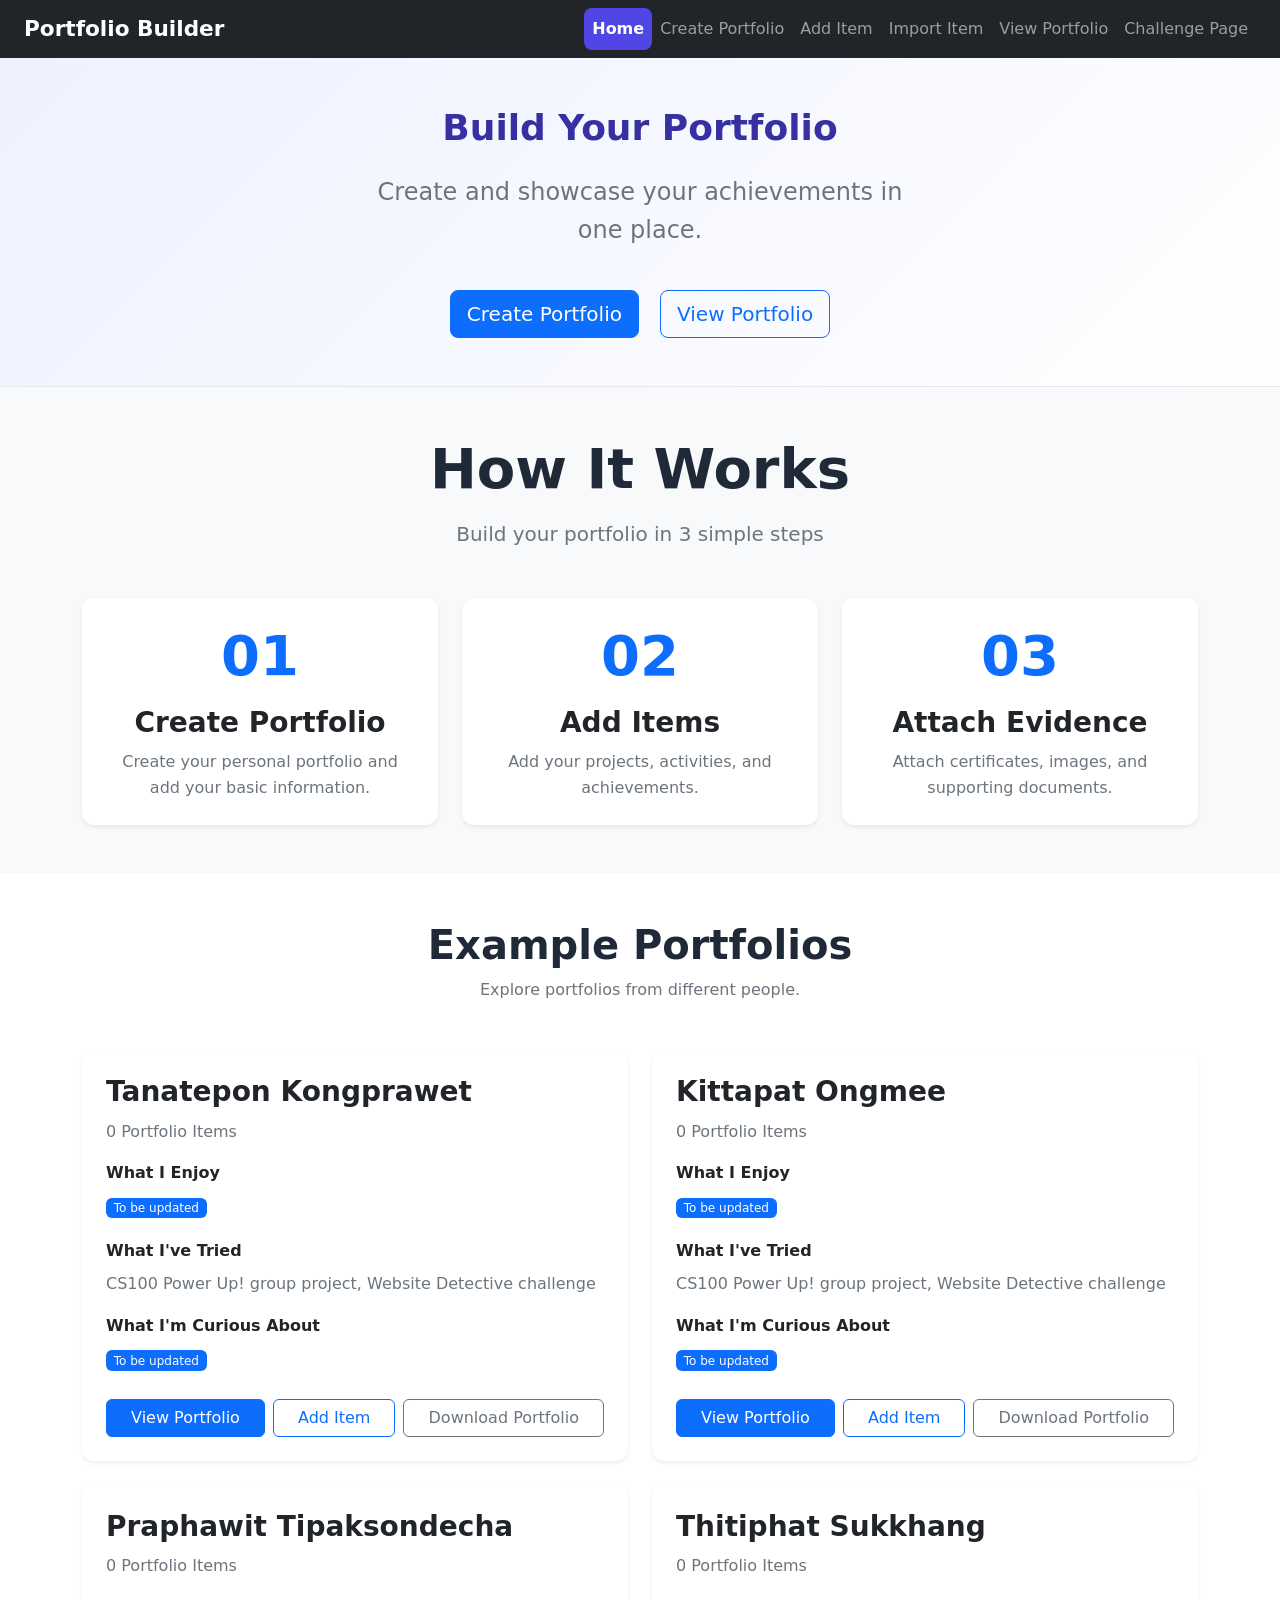
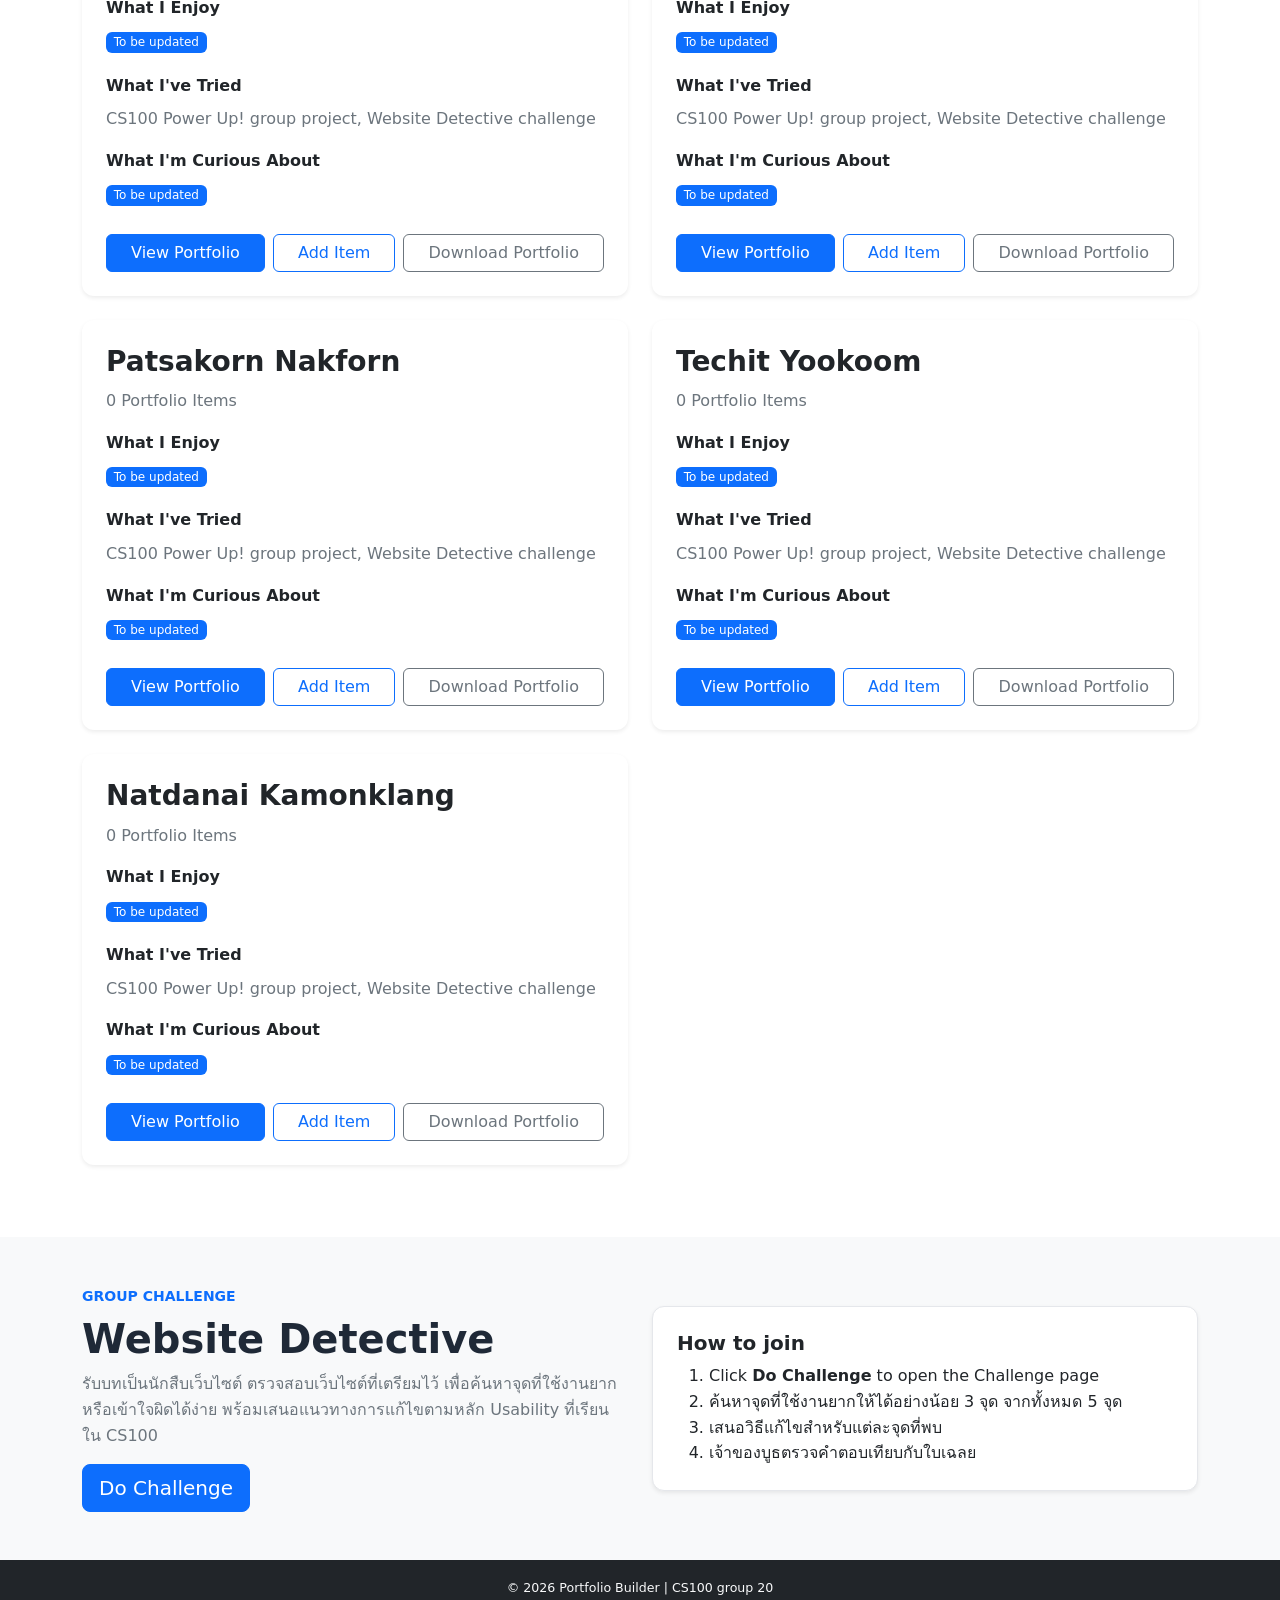
<file: index.html>
<!doctype html>
<html lang="en">

<head>
  <meta charset="UTF-8" />
  <meta name="viewport" content="width=device-width, initial-scale=1.0" />
  <title>Portfolio home page</title>
  <link href="https://cdn.jsdelivr.net/npm/bootstrap@5.3.8/dist/css/bootstrap.min.css" rel="stylesheet"
    integrity="sha384-sRIl4kxILFvY47J16cr9ZwB07vP4J8+LH7qKQnuqkuIAvNWLzeN8tE5YBujZqJLB" crossorigin="anonymous" />
  <link rel="stylesheet" href="css/style.css" />
  <script src="js/storage.js"></script>
</head>

<body class="d-flex flex-column min-vh-100">
  <!--NAVBAR -->
  <nav class="navbar navbar-expand-lg navbar-dark bg-dark sticky-top">
    <div class="container-fluid px-4">
      <a class="navbar-brand" href="index.html">
        <h3><b>Portfolio Builder</b></h3>
      </a>

      <button class="navbar-toggler" type="button" data-bs-toggle="collapse" data-bs-target="#mainNav">
        <span class="navbar-toggler-icon"></span>
      </button>

      <div class="collapse navbar-collapse" id="mainNav">
        <ul class="navbar-nav ms-auto">
          <li class="nav-item">
            <a class="nav-link active" href="index.html">Home</a>
          </li>
          <li class="nav-item">
            <a class="nav-link" href="create-portfolio.html">Create Portfolio</a>
          </li>
          <li class="nav-item">
            <a class="nav-link" href="add-item.html">Add Item</a>
          </li>
          <li class="nav-item">
            <a class="nav-link" href="import-item.html">Import Item</a>
          </li>
          <li class="nav-item">
            <a class="nav-link" href="portfolio.html">View Portfolio</a>
          </li>
          <li class="nav-item">
            <a class="nav-link" href="Challenge_Page.html">Challenge Page</a>
          </li>
        </ul>
      </div>
    </div>
  </nav>

  <!-- Hero Section -->
  <section class="hero py-5 text-center text-center">
    <div class="container">
      <div class="row justify-content-center align-items-center">
        <div class="col-12 col-lg-6">
          <h1 class="display-1 fw-bold">Build Your Portfolio</h1>
          <p class="fs-4 text-secondary mt-4">
            Create and showcase your achievements in one place.
          </p>

          <a href="create-portfolio.html" class="btn btn-primary btn-lg mt-4 me-3">
            Create Portfolio
          </a>

          <a href="portfolio.html" class="btn btn-outline-primary btn-lg mt-4">
            View Portfolio
          </a>
        </div>
      </div>
    </div>
  </section>

  <!-- How it works -->
  <section class="py-5 bg-light">
    <div class="container text-center">
      <h2 class="display-4 fw-bold">How It Works</h2>
      <p class="fs-5 text-secondary mt-3">
        Build your portfolio in 3 simple steps
      </p>

      <div class="row g-4 mt-4">
        <!-- Step 1 -->
        <div class="col-12 col-md-4">
          <div class="card h-100 border-0 shadow-sm p-4">
            <div class="display-4 text-primary fw-bold">01</div>
            <h3 class="fw-bold mt-3">Create Portfolio</h3>
            <p class="text-secondary mb-0">
              Create your personal portfolio and add your basic information.
            </p>
          </div>
        </div>

        <!-- Step 2 -->
        <div class="col-12 col-md-4">
          <div class="card h-100 border-0 shadow-sm p-4">
            <div class="display-4 text-primary fw-bold">02</div>
            <h3 class="fw-bold mt-3">Add Items</h3>
            <p class="text-secondary mb-0">
              Add your projects, activities, and achievements.
            </p>
          </div>
        </div>

        <!-- Step 3 -->
        <div class="col-12 col-md-4">
          <div class="card h-100 border-0 shadow-sm p-4">
            <div class="display-4 text-primary fw-bold">03</div>
            <h3 class="fw-bold mt-3">Attach Evidence</h3>
            <p class="text-secondary mb-0">
              Attach certificates, images, and supporting documents.
            </p>
          </div>
        </div>
      </div>
    </div>
  </section>

  <!-- Example Portfolios -->
  <section class="py-5 bg-white">
    <div class="container">
      <h2 class="display-6 fw-bold text-center">Example Portfolios</h2>

      <p class="text-secondary text-center mb-5">
        Explore portfolios from different people.
      </p>

      <div id="portfolio-list" class="row g-4 mb-4">
        <!-- Portfolio cards will be generated by render.js -->
      </div>
    </div>
  </section>

  <section class="py-5 bg-light">
    <div class="container">
      <div class="row g-4 align-items-center">
        <div class="col-12 col-lg-6">
          <p class="text-uppercase text-primary fw-semibold small mb-2">Group Challenge</p>
          <h2 class="display-6 fw-bold">Website Detective</h2>
          <p class="text-secondary">
            รับบทเป็นนักสืบเว็บไซต์ ตรวจสอบเว็บไซต์ที่เตรียมไว้ เพื่อค้นหาจุดที่ใช้งานยากหรือเข้าใจผิดได้ง่าย
            พร้อมเสนอแนวทางการแก้ไขตามหลัก Usability ที่เรียนใน CS100
          </p>
          <a href="Challenge_Page.html" class="btn btn-primary btn-lg">Do Challenge</a>
        </div>

        <div class="col-12 col-lg-6">
          <div class="card shadow-sm h-100">
            <div class="card-body p-4">
              <h3 class="h5 fw-bold">How to join</h3>
              <ol class="mb-0">
                <li>Click <strong>Do Challenge</strong> to open the Challenge page</li>
                <li>ค้นหาจุดที่ใช้งานยากให้ได้อย่างน้อย 3 จุด จากทั้งหมด 5 จุด</li>
                <li>เสนอวิธีแก้ไขสำหรับแต่ละจุดที่พบ</li>
                <li>เจ้าของบูธตรวจคำตอบเทียบกับใบเฉลย</li>
              </ol>
            </div>
          </div>
        </div>
      </div>
    </div>
  </section>

  <!-- FOOTER -->
  <footer class="bg-dark text-light text-center py-3 mt-auto">
    <small>&copy; 2026 Portfolio Builder | CS100 group 20</small>
  </footer>

  <script src="https://cdn.jsdelivr.net/npm/bootstrap@5.3.8/dist/js/bootstrap.bundle.min.js"
    integrity="sha384-FKyoEForCGlyvwx9Hj09JcYn3nv7wiPVlz7YYwJrWVcXK/BmnVDxM+D2scQbITxI"
    crossorigin="anonymous"></script>
  <script src="js/member-data.js"></script>
  <script src="js/sample-data.js"></script>
  <script src="js/data-item.js"></script>
  <script src="js/render.js"></script>
</body>

</html>
</file>
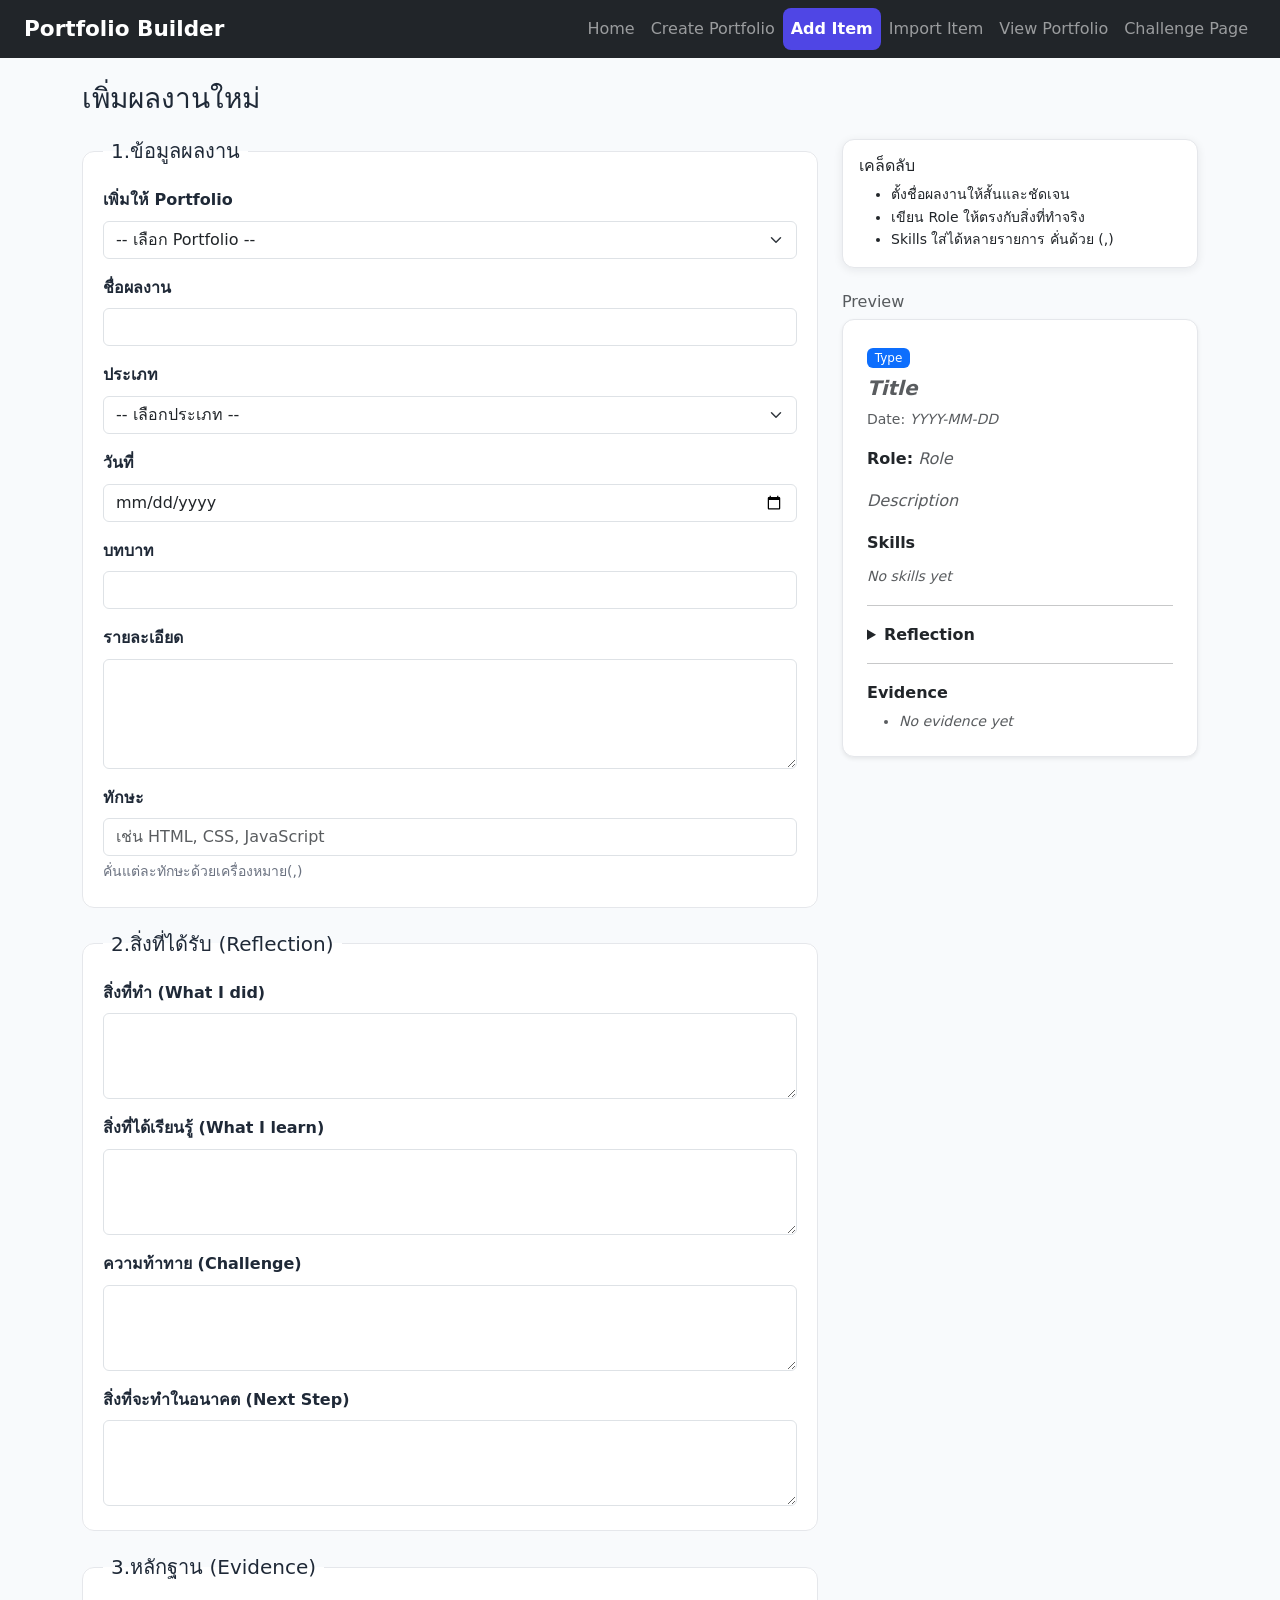
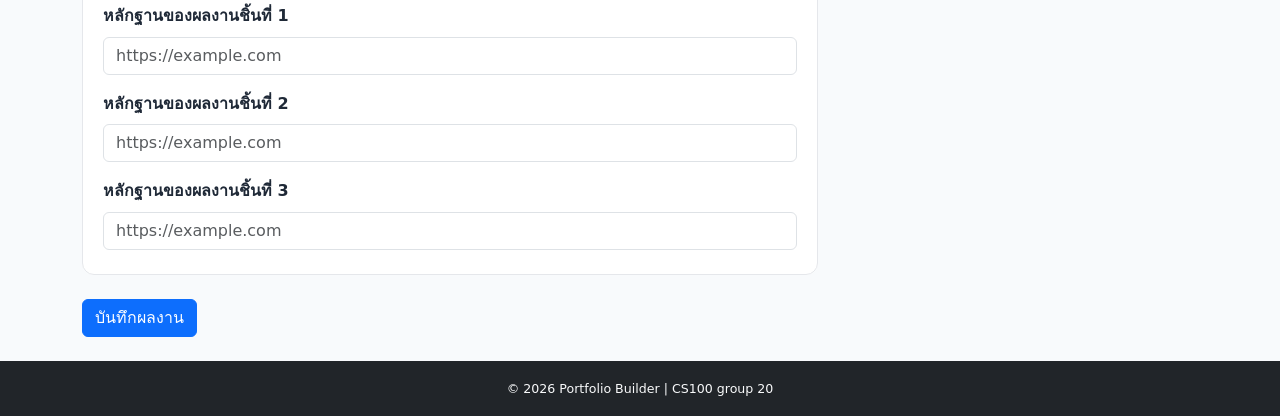
<file: add-item.html>
<!doctype html>
<html lang="en">

<head>
  <meta charset="UTF-8" />
  <meta name="viewport" content="width=device-width, initial-scale=1.0" />
  <title>Add Item | Portfolio Builder</title>
  <link href="https://cdn.jsdelivr.net/npm/bootstrap@5.3.8/dist/css/bootstrap.min.css" rel="stylesheet"
    integrity="sha384-sRIl4kxILFvY47J16cr9ZwB07vP4J8+LH7qKQnuqkuIAvNWLzeN8tE5YBujZqJLB" crossorigin="anonymous" />
  <link rel="stylesheet" href="css/style.css" />
  <script src="js/storage.js" defer></script>
  <script src="js/member-data.js" defer></script>
  <script src="js/validation.js" defer></script>
  <script src="js/add-item.js" defer></script>
  <script src="js/preview.js" defer></script>
</head>

<body class="d-flex flex-column min-vh-100">

  <!--NAVBAR -->
  <nav class="navbar navbar-expand-lg navbar-dark bg-dark sticky-top">
    <div class="container-fluid px-4">

      <a class="navbar-brand" href="index.html">
        <h3><b>Portfolio Builder</b></h3>
      </a>

      <button class="navbar-toggler" type="button" data-bs-toggle="collapse" data-bs-target="#mainNav">
        <span class="navbar-toggler-icon"></span>
      </button>
      <div class="collapse navbar-collapse" id="mainNav">
        <ul class="navbar-nav ms-auto">
          <li class="nav-item"><a class="nav-link" href="index.html">Home</a></li>
          <li class="nav-item"><a class="nav-link" href="create-portfolio.html">Create Portfolio</a></li>
          <li class="nav-item"><a class="nav-link active" href="add-item.html">Add Item</a></li>
          <li class="nav-item"><a class="nav-link" href="import-item.html">Import Item</a></li>
          <li class="nav-item"><a class="nav-link" href="portfolio.html">View Portfolio</a></li>
          <li class="nav-item"><a class="nav-link" href="Challenge_Page.html">Challenge Page</a></li>
        </ul>
      </div>
    </div>
  </nav>
  
  <!-- MAIN -->
  <main class="container my-4 flex-grow-1">
    <h1 class="h3 mb-4">เพิ่มผลงานใหม่</h1>

    <div class="row g-4">
      
       
      <!-- แบบฟอร์ม -->
      <div class="col-lg-8 col-md-6">
        <form id="item-form" class="needs-validation" novalidate>
          <div id="error-summary" class="alert alert-danger d-none" role="alert">
            <strong>กรุณาตรวจสอบข้อมูลต่อไปนี้</strong>
            <ul id="error-list" class="mb-0"></ul>
          </div>

          
          <!-- ข้อมูลผลงาน -->
          <fieldset class="mb-4">
            <legend class="h5">1.ข้อมูลผลงาน</legend>

            <div class="mb-3">
              <label for="portfolio-select" class="form-label">เพิ่มให้ Portfolio</label>
              <select id="portfolio-select" name="portfolioId" class="form-select" required>
                <option value="">-- เลือก Portfolio --</option>
              </select>
              <div class="field-error text-danger small"></div>
            </div>

            <div class="mb-3">
              <label for="title" class="form-label">ชื่อผลงาน</label>
              <input type="text" id="title" name="title" class="form-control" required />
              <div class="field-error text-danger small"></div>
            </div>

            <div class="mb-3">
              <label for="type" class="form-label">ประเภท</label>
              <select id="type" name="type" class="form-select" required>
                <option value="">-- เลือกประเภท --</option>
                <option>Course Assignment</option>
                <option>Project</option>
                <option>Activity</option>
                <option>Competition</option>
                <option>Other</option>
              </select>
              <div class="field-error text-danger small"></div>
            </div>

            <div class="mb-3">
              <label for="date" class="form-label">วันที่</label>
              <input type="date" id="date" name="date" class="form-control" required />
              <div class="field-error text-danger small"></div>
            </div>

            <div class="mb-3">
              <label for="role" class="form-label">บทบาท</label>
              <input type="text" id="role" name="role" class="form-control" required />
              <div class="field-error text-danger small"></div>
            </div>

            <div class="mb-3">
              <label for="description" class="form-label">รายละเอียด</label>
              <textarea id="description" name="description" class="form-control" rows="4" required></textarea>
              <div class="field-error text-danger small"></div>
            </div>

            <div class="mb-3">
              <label for="skills" class="form-label">ทักษะ</label>
              <input type="text" id="skills" name="skills" class="form-control" placeholder="เช่น HTML, CSS, JavaScript"
                required />
              <div class="form-text">คั่นแต่ละทักษะด้วยเครื่องหมาย(,)</div>
              <div class="field-error text-danger small"></div>
            </div>

          </fieldset>

          <!-- สิ่งที่ได้รับ (Reflection) -->
          <fieldset class="mb-4">
            <legend class="h5">2.สิ่งที่ได้รับ (Reflection)</legend>

            <div class="mb-3">
              <label for="whatIDid" class="form-label">สิ่งที่ทำ (What I did)</label>
              <textarea id="whatIDid" name="whatIDid" class="form-control" rows="3" required></textarea>
              <div class="field-error text-danger small"></div>
            </div>

            <div class="mb-3">
              <label for="whatILearned" class="form-label">สิ่งที่ได้เรียนรู้ (What I learn)</label>
              <textarea id="whatILearned" name="whatILearned" class="form-control" rows="3" required></textarea>
              <div class="field-error text-danger small"></div>
            </div>

            <div class="mb-3">
              <label for="challenge" class="form-label">ความท้าทาย (Challenge)</label>
              <textarea id="challenge" name="challenge" class="form-control" rows="3" required></textarea>
              <div class="field-error text-danger small"></div>
            </div>

            <div class="mb-3">
              <label for="nextStep" class="form-label">สิ่งที่จะทำในอนาคต (Next Step)</label>
              <textarea id="nextStep" name="nextStep" class="form-control" rows="3" required></textarea>
              <div class="field-error text-danger small"></div>
            </div>
          </fieldset>

          <!-- หลักฐาน (Evidence) -->
          <fieldset class="mb-4">
            <legend class="h5">3.หลักฐาน (Evidence)</legend>

            <div class="mb-3">
              <label for="evidence1" class="form-label">หลักฐานของผลงานชิ้นที่ 1</label>
              <input type="url" id="evidence1" name="evidence1" class="form-control" placeholder="https://example.com"/>
              <div class="field-error text-danger small"></div>
            </div>

            <div class="mb-3">
              <label for="evidence2" class="form-label">หลักฐานของผลงานชิ้นที่ 2</label>
              <input type="url" id="evidence2" name="evidence2" class="form-control"
                placeholder="https://example.com" />
              <div class="field-error text-danger small"></div>
            </div>

            <div class="mb-3">
              <label for="evidence3" class="form-label">หลักฐานของผลงานชิ้นที่ 3</label>
              <input type="url" id="evidence3" name="evidence3" class="form-control"
                placeholder="https://example.com" />
              <div class="field-error text-danger small"></div>
            </div>

          </fieldset>

          <button type="submit" class="btn btn-primary">บันทึกผลงาน</button>
        </form>
      </div>

      <!-- กล่องเคล็ดลับ -->
      <div class="col-lg-4 col-md-6">
        <div class="card">
          <div class="card-body">
            <h2 class="h6">เคล็ดลับ</h2>
            <ul class="mb-0 small">
              <li>ตั้งชื่อผลงานให้สั้นและชัดเจน</li>
              <li>เขียน Role ให้ตรงกับสิ่งที่ทำจริง</li>
              <li>Skills ใส่ได้หลายรายการ คั่นด้วย (,)</li>
            </ul>
          </div>
        </div>

        <!-- Live Preview (Owner: M3 · Issue #23 · js/preview.js) -->
        <div class="mt-4">
          <h2 class="h6 text-muted">Preview</h2>
          <div id="item-preview"></div>
        </div>
      </div>
    </div>
  </main>

  <!-- FOOTER -->
  <footer class="bg-dark text-light text-center py-3 mt-auto">
    <small>&copy; 2026 Portfolio Builder | CS100 group 20</small>
  </footer>

  <script src="https://cdn.jsdelivr.net/npm/bootstrap@5.3.8/dist/js/bootstrap.bundle.min.js"
    integrity="sha384-FKyoEForCGlyvwx9Hj09JcYn3nv7wiPVlz7YYwJrWVcXK/BmnVDxM+D2scQbITxI"
    crossorigin="anonymous"></script>
  <script src="js/member-data.js"></script>
  <script src="js/sample-data.js"></script>
  <script src="js/data-item.js"></script>
  <script src="js/render.js"></script>
</body>

</html>
</file>
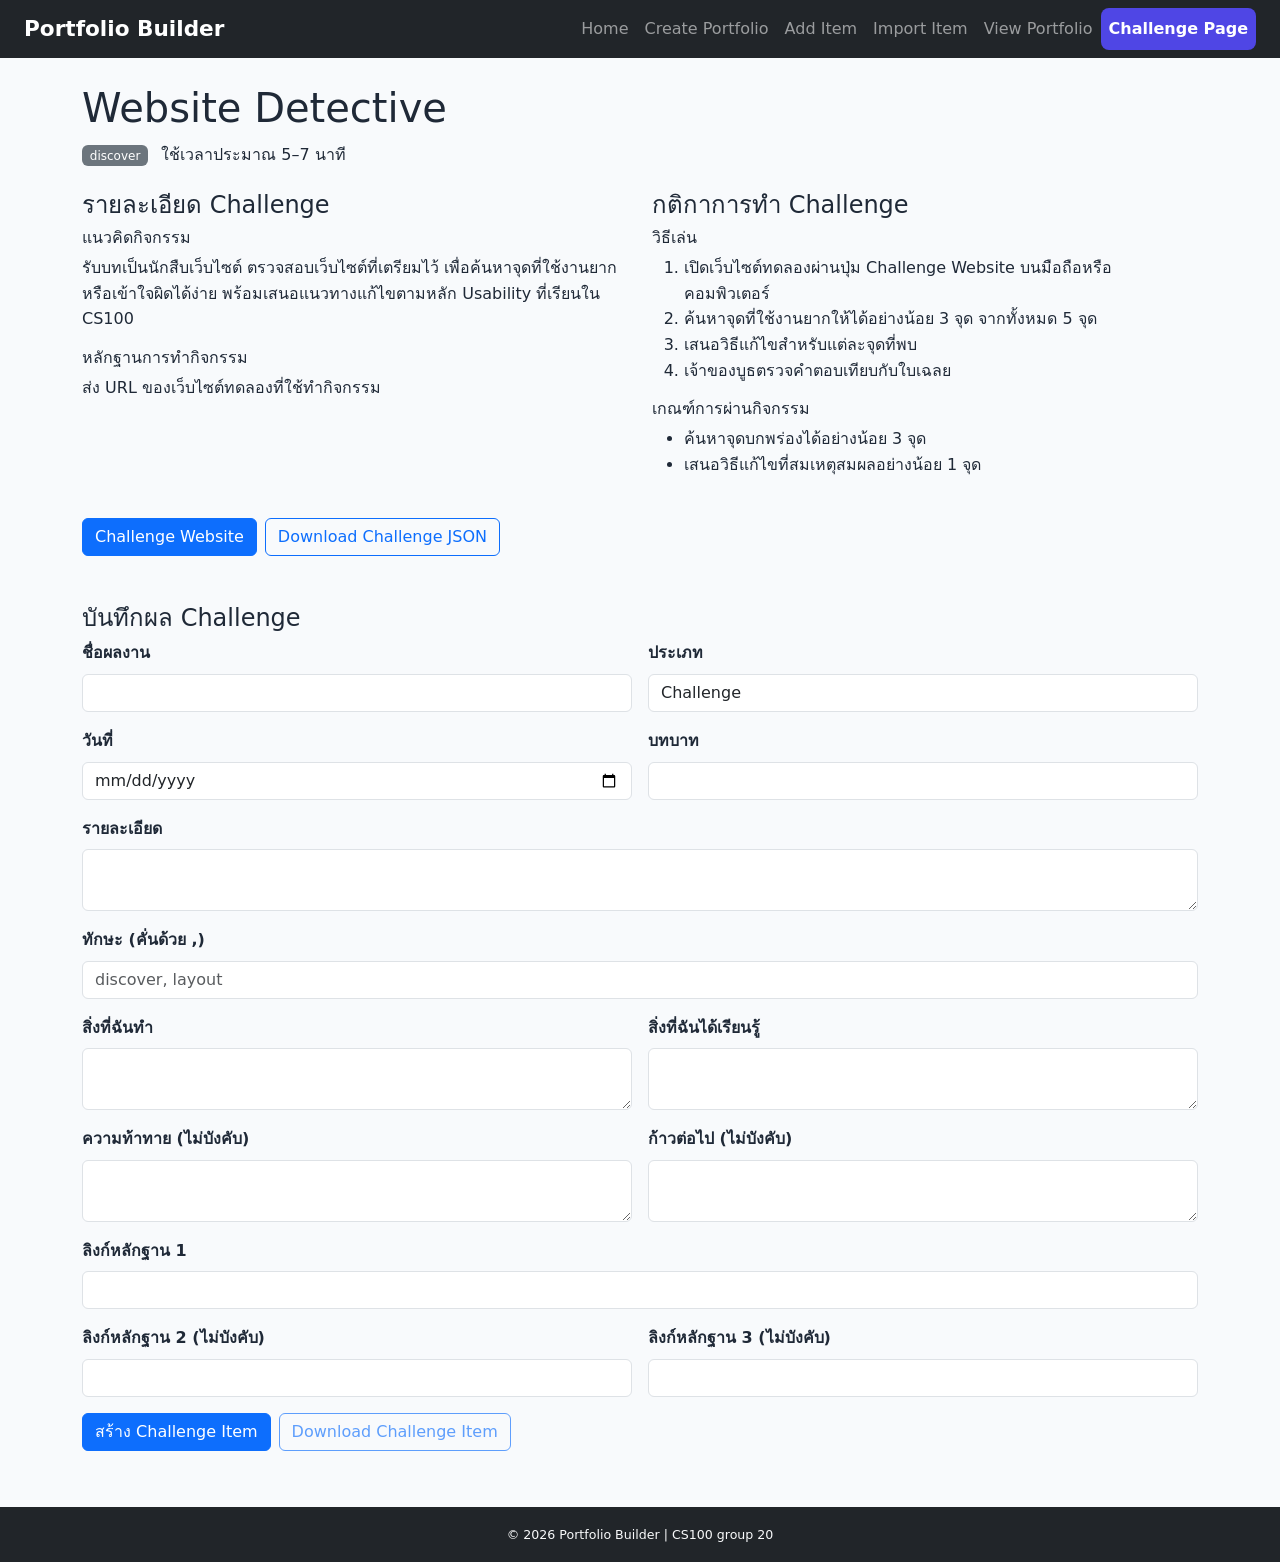
<file: Challenge_Page.html>
<!doctype html>
<html lang="en">
  <head>
    <meta charset="UTF-8" />
    <meta name="viewport" content="width=device-width, initial-scale=1.0" />
    <title>Challenge Page</title>
    <link
      href="https://cdn.jsdelivr.net/npm/bootstrap@5.3.8/dist/css/bootstrap.min.css"
      rel="stylesheet"
      integrity="sha384-sRIl4kxILFvY47J16cr9ZwB07vP4J8+LH7qKQnuqkuIAvNWLzeN8tE5YBujZqJLB"
      crossorigin="anonymous"
    />
    <link rel="stylesheet" href="css/style.css" />
  </head>

  <body class="d-flex flex-column min-vh-100">
    <!-- NAVBAR -->
    <nav class="navbar navbar-expand-lg navbar-dark bg-dark sticky-top">
      <div class="container-fluid px-4">
        <a class="navbar-brand" href="index.html"
          ><h3><b>Portfolio Builder</b></h3></a
        >
        <button
          class="navbar-toggler"
          type="button"
          data-bs-toggle="collapse"
          data-bs-target="#mainNav"
        >
          <span class="navbar-toggler-icon"></span>
        </button>
        <div class="collapse navbar-collapse" id="mainNav">
          <ul class="navbar-nav ms-auto">
            <li class="nav-item">
              <a class="nav-link" href="index.html">Home</a>
            </li>
            <li class="nav-item">
              <a class="nav-link" href="create-portfolio.html">Create Portfolio</a>
            </li>
            <li class="nav-item">
              <a class="nav-link" href="add-item.html">Add Item</a>
            </li>
            <li class="nav-item">
              <a class="nav-link" href="import-item.html">Import Item</a>
            </li>
            <li class="nav-item">
              <a class="nav-link" href="portfolio.html">View Portfolio</a>
            </li>
            <li class="nav-item">
              <a class="nav-link active" href="Challenge_Page.html">Challenge Page</a>
            </li>
          </ul>
        </div>
      </div>
    </nav>
    <!-- MAIN -->
    <main class="container my-4 flex-grow-1">

      <!-- ===== Hero  ===== -->
      <section id="hero">
        <h1 class="mb-2">Website Detective</h1>
        <p class="mb-4">
          <span class="badge text-bg-secondary">discover</span>
          <span class="ms-2">ใช้เวลาประมาณ 5–7 นาที</span>
        </p>

        <div class="row g-4">
          <!-- รายละเอียด -->
          <div class="col-12 col-lg-6">
            <h2 class="h4">รายละเอียด Challenge</h2>
            <h3 class="h6">แนวคิดกิจกรรม</h3>
            <p>
              รับบทเป็นนักสืบเว็บไซต์ ตรวจสอบเว็บไซต์ที่เตรียมไว้
              เพื่อค้นหาจุดที่ใช้งานยากหรือเข้าใจผิดได้ง่าย
              พร้อมเสนอแนวทางแก้ไขตามหลัก Usability ที่เรียนใน CS100
            </p>
            <h3 class="h6">หลักฐานการทำกิจกรรม</h3>
            <p>
              ส่ง URL ของเว็บไซต์ทดลองที่ใช้ทำกิจกรรม
            </p>
          </div>

          <!-- กติกา -->
          <div class="col-12 col-lg-6">
            <h2 class="h4">กติกาการทำ Challenge</h2>
            <h3 class="h6">วิธีเล่น</h3>
            <ol>
              <li>เปิดเว็บไซต์ทดลองผ่านปุ่ม Challenge Website บนมือถือหรือคอมพิวเตอร์</li>
              <li>ค้นหาจุดที่ใช้งานยากให้ได้อย่างน้อย 3 จุด จากทั้งหมด 5 จุด</li>
              <li>เสนอวิธีแก้ไขสำหรับแต่ละจุดที่พบ</li>
              <li>เจ้าของบูธตรวจคำตอบเทียบกับใบเฉลย</li>
            </ol>
            <h3 class="h6">เกณฑ์การผ่านกิจกรรม</h3>
            <ul>
              <li>ค้นหาจุดบกพร่องได้อย่างน้อย 3 จุด</li>
              <li>เสนอวิธีแก้ไขที่สมเหตุสมผลอย่างน้อย 1 จุด</li>
            </ul>
          </div>
        </div>

        <div class="d-flex flex-wrap gap-2 mt-4">
          <a href="Challenge_Website.html" class="btn btn-primary">Challenge Website</a>
          <a href="data/challenge-item.json" class="btn btn-outline-primary" download>
            Download Challenge JSON
          </a>
        </div>
      </section>
      <!-- ===== จบ Hero ===== -->

      <!-- ===== Challenge Form (ส่งไป php_form/challenge-item.php) ===== -->
      <section id="challenge-form-section" class="mt-5">
        <h2 class="h4">บันทึกผล Challenge</h2>
        <form id="challenge-form" class="row g-3" novalidate>
          <div class="col-12 col-md-6">
            <label for="title" class="form-label">ชื่อผลงาน</label>
            <input type="text" id="title" name="title" class="form-control" required />
          </div>
          <div class="col-12 col-md-6">
            <label for="type" class="form-label">ประเภท</label>
            <input type="text" id="type" name="type" class="form-control" value="Challenge" required />
          </div>
          <div class="col-12 col-md-6">
            <label for="date" class="form-label">วันที่</label>
            <input type="date" id="date" name="date" class="form-control" required />
          </div>
          <div class="col-12 col-md-6">
            <label for="role" class="form-label">บทบาท</label>
            <input type="text" id="role" name="role" class="form-control" required />
          </div>
          <div class="col-12">
            <label for="description" class="form-label">รายละเอียด</label>
            <textarea id="description" name="description" rows="2" class="form-control" required></textarea>
          </div>
          <div class="col-12">
            <label for="skills" class="form-label">ทักษะ (คั่นด้วย ,)</label>
            <input type="text" id="skills" name="skills" class="form-control" placeholder="discover, layout" required />
          </div>
          <div class="col-12 col-md-6">
            <label for="whatIDid" class="form-label">สิ่งที่ฉันทำ</label>
            <textarea id="whatIDid" name="whatIDid" rows="2" class="form-control" required></textarea>
          </div>
          <div class="col-12 col-md-6">
            <label for="whatILearned" class="form-label">สิ่งที่ฉันได้เรียนรู้</label>
            <textarea id="whatILearned" name="whatILearned" rows="2" class="form-control" required></textarea>
          </div>
          <div class="col-12 col-md-6">
            <label for="challenge" class="form-label">ความท้าทาย (ไม่บังคับ)</label>
            <textarea id="challenge" name="challenge" rows="2" class="form-control"></textarea>
          </div>
          <div class="col-12 col-md-6">
            <label for="nextStep" class="form-label">ก้าวต่อไป (ไม่บังคับ)</label>
            <textarea id="nextStep" name="nextStep" rows="2" class="form-control"></textarea>
          </div>
          <div class="col-12">
            <label for="evidence1" class="form-label">ลิงก์หลักฐาน 1</label>
            <input type="url" id="evidence1" name="evidence1" class="form-control" required />
          </div>
          <div class="col-12 col-md-6">
            <label for="evidence2" class="form-label">ลิงก์หลักฐาน 2 (ไม่บังคับ)</label>
            <input type="url" id="evidence2" name="evidence2" class="form-control" />
          </div>
          <div class="col-12 col-md-6">
            <label for="evidence3" class="form-label">ลิงก์หลักฐาน 3 (ไม่บังคับ)</label>
            <input type="url" id="evidence3" name="evidence3" class="form-control" />
          </div>
          <div class="col-12 d-flex flex-wrap gap-2">
            <button type="submit" class="btn btn-primary">สร้าง Challenge Item</button>
            <button type="button" id="btn-download-item" class="btn btn-outline-primary" disabled>Download Challenge Item</button>
          </div>
        </form>
        <pre id="challenge-result" class="mt-3" style="white-space: pre-wrap;"></pre>
      </section>
      <!-- ===== จบ Challenge Form ===== -->

    </main>

    <!-- FOOTER -->
    <footer class="bg-dark text-light text-center py-3 mt-auto">
      <small>&copy; 2026 Portfolio Builder | CS100 group 20</small>
    </footer>

    <script
      src="https://cdn.jsdelivr.net/npm/bootstrap@5.3.8/dist/js/bootstrap.bundle.min.js"
      integrity="sha384-FKyoEForCGlyvwx9Hj09JcYn3nv7wiPVlz7YYwJrWVcXK/BmnVDxM+D2scQbITxI"
      crossorigin="anonymous"
    ></script>
    <script src="php_form/challenge-form.js"></script>
  </body>
</html>
</file>
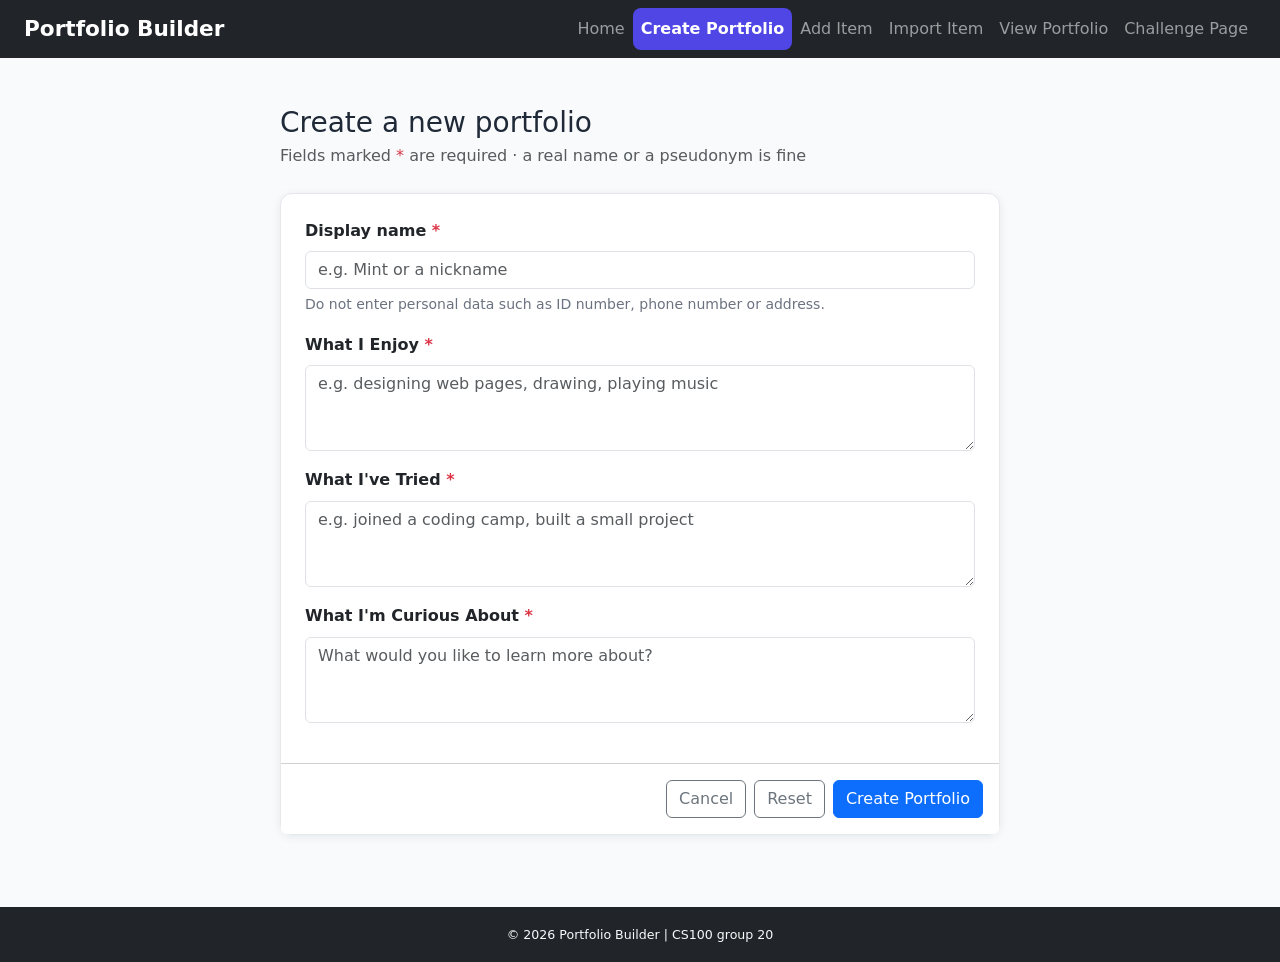
<file: create-portfolio.html>
<!doctype html>
<html lang="en">
  <head>
    <meta charset="UTF-8" />
    <meta name="viewport" content="width=device-width, initial-scale=1.0" />
    <title>Portfolio home page</title>
    <link
      href="https://cdn.jsdelivr.net/npm/bootstrap@5.3.8/dist/css/bootstrap.min.css"
      rel="stylesheet"
      integrity="sha384-sRIl4kxILFvY47J16cr9ZwB07vP4J8+LH7qKQnuqkuIAvNWLzeN8tE5YBujZqJLB"
      crossorigin="anonymous"
    />
    <link rel="stylesheet" href="css/style.css" />
    <script src="js/storage.js"></script>
  </head>

  <body class="d-flex flex-column min-vh-100">
    <!--NAVBAR -->
    <nav class="navbar navbar-expand-lg navbar-dark bg-dark sticky-top">
      <div class="container-fluid px-4">
        <a class="navbar-brand" href="index.html"
          ><h3><b>Portfolio Builder</b></h3></a
        >

        <button
          class="navbar-toggler"
          type="button"
          data-bs-toggle="collapse"
          data-bs-target="#mainNav"
        >
          <span class="navbar-toggler-icon"></span>
        </button>
        <div class="collapse navbar-collapse" id="mainNav">
          <ul class="navbar-nav ms-auto">
            <li class="nav-item">
              <a class="nav-link" href="index.html">Home</a>
            </li>
            <li class="nav-item">
              <a class="nav-link active" href="create-portfolio.html"
                >Create Portfolio</a
              >
            </li>
            <li class="nav-item">
              <a class="nav-link" href="add-item.html">Add Item</a>
            </li>
            <li class="nav-item">
              <a class="nav-link" href="import-item.html">Import Item</a>
            </li>
            <li class="nav-item">
              <a class="nav-link" href="portfolio.html">View Portfolio</a>
            </li>
            <li class="nav-item">
              <a class="nav-link" href="Challenge_Page.html">Challenge Page</a>
            </li>
          </ul>
        </div>
      </div>
    </nav>

    <main class="container py-5">
      <div class="mx-auto form-wrap">
        <h1 class="h3 mb-1">Create a new portfolio</h1>
        <p class="text-muted mb-4">
          Fields marked <span class="text-danger">*</span> are required · a real
          name or a pseudonym is fine
        </p>

        <form id="portfolio-form" class="card form-card" novalidate>
          <div class="card-body p-4">
            <div class="alert alert-danger d-none" data-error-summary role="alert"></div>

            <div class="mb-3">
              <label for="pf-name" class="form-label"
                >Display name <span class="text-danger">*</span></label
              >
              <input
                id="pf-name"
                name="name"
                class="form-control"
                required
                maxlength="60"
                placeholder="e.g. Mint or a nickname"
                aria-describedby="pf-name-help"
              />
              <div class="field-error text-danger small mt-1" data-error-for="name"></div>
              <div id="pf-name-help" class="form-text">
                Do not enter personal data such as ID number, phone number or
                address.
              </div>
            </div>
            <div class="mb-3">
              <label for="pf-enjoy" class="form-label"
                >What I Enjoy <span class="text-danger">*</span></label
              >
              <textarea
                id="pf-enjoy"
                name="enjoy"
                class="form-control"
                rows="3"
                required
                maxlength="500"
                placeholder="e.g. designing web pages, drawing, playing music"
              ></textarea>
              <div class="field-error text-danger small mt-1" data-error-for="enjoy"></div>
            </div>
            <div class="mb-3">
              <label for="pf-tried" class="form-label"
                >What I've Tried <span class="text-danger">*</span></label
              >
              <textarea
                id="pf-tried"
                name="tried"
                class="form-control"
                rows="3"
                required
                maxlength="500"
                placeholder="e.g. joined a coding camp, built a small project"
              ></textarea>
              <div class="field-error text-danger small mt-1" data-error-for="tried"></div>
            </div>
            <div class="mb-3">
              <label for="pf-curious" class="form-label"
                >What I'm Curious About
                <span class="text-danger">*</span></label
              >
              <textarea
                id="pf-curious"
                name="curious"
                class="form-control"
                rows="3"
                required
                maxlength="500"
                placeholder="What would you like to learn more about?"
              ></textarea>
              <div class="field-error text-danger small mt-1" data-error-for="curious"></div>
            </div>
          </div>

          <div
            class="card-footer bg-white d-flex flex-wrap gap-2 justify-content-end p-3"
          >
            <a href="index.html" class="btn btn-outline-secondary">Cancel</a>
            <button type="reset" class="btn btn-outline-secondary">
              Reset
            </button>
            <button type="submit" class="btn btn-primary">
              Create Portfolio
            </button>
          </div>
        </form>
      </div>
    </main>

    <!--FOOTER-->
    <footer class="bg-dark text-light text-center py-3 mt-auto">
      <small>&copy; 2026 Portfolio Builder | CS100 group 20</small>
    </footer>

    <script
      src="https://cdn.jsdelivr.net/npm/bootstrap@5.3.8/dist/js/bootstrap.bundle.min.js"
      integrity="sha384-FKyoEForCGlyvwx9Hj09JcYn3nv7wiPVlz7YYwJrWVcXK/BmnVDxM+D2scQbITxI"
      crossorigin="anonymous"
    ></script>
    <!--save the form to localStorage-->
    <script src="js/create-portfolio.js"></script>
  </body>
</html>
</file>
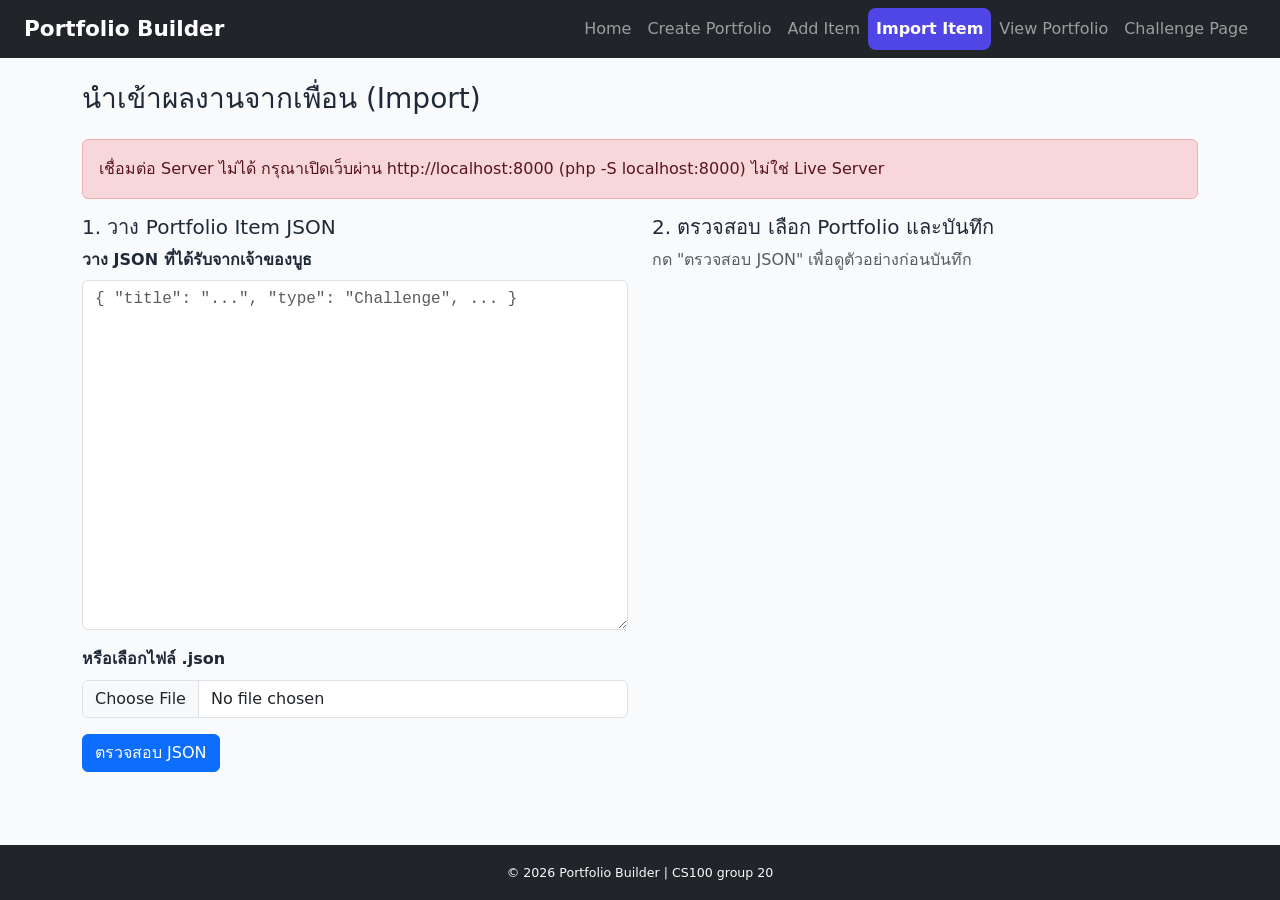
<file: import-item.html>
<!doctype html>
<html lang="en">
  <head>
    <meta charset="UTF-8" />
    <meta name="viewport" content="width=device-width, initial-scale=1.0" />
    <title>Import Item | Portfolio Builder</title>
    <link
      href="https://cdn.jsdelivr.net/npm/bootstrap@5.3.8/dist/css/bootstrap.min.css"
      rel="stylesheet"
      integrity="sha384-sRIl4kxILFvY47J16cr9ZwB07vP4J8+LH7qKQnuqkuIAvNWLzeN8tE5YBujZqJLB"
      crossorigin="anonymous"
    />
    <link rel="stylesheet" href="css/style.css" />
    <script src="js/import-item.js" defer></script>
  </head>

  <body class="d-flex flex-column min-vh-100">
    <!-- NAVBAR -->
    <nav class="navbar navbar-expand-lg navbar-dark bg-dark sticky-top">
      <div class="container-fluid px-4">
        <a class="navbar-brand" href="index.html"
          ><h3><b>Portfolio Builder</b></h3></a
        >
        <button
          class="navbar-toggler"
          type="button"
          data-bs-toggle="collapse"
          data-bs-target="#mainNav"
        >
          <span class="navbar-toggler-icon"></span>
        </button>
        <div class="collapse navbar-collapse" id="mainNav">
          <ul class="navbar-nav ms-auto">
            <li class="nav-item"><a class="nav-link" href="index.html">Home</a></li>
            <li class="nav-item"><a class="nav-link" href="create-portfolio.html">Create Portfolio</a></li>
            <li class="nav-item"><a class="nav-link" href="add-item.html">Add Item</a></li>
            <li class="nav-item"><a class="nav-link active" href="import-item.html">Import Item</a></li>
            <li class="nav-item"><a class="nav-link" href="portfolio.html">View Portfolio</a></li>
            <li class="nav-item"><a class="nav-link" href="Challenge_Page.html">Challenge Page</a></li>
          </ul>
        </div>
      </div>
    </nav>

    <!-- MAIN -->
    <main class="container my-4 flex-grow-1">
      <h1 class="h3 mb-4">นำเข้าผลงานจากเพื่อน (Import)</h1>

      <div id="message" aria-live="polite"></div>

      <div class="row g-4">
        <!-- วาง JSON -->
        <div class="col-12 col-lg-6">
          <h2 class="h5">1. วาง Portfolio Item JSON</h2>
          <label for="item-json" class="form-label">วาง JSON ที่ได้รับจากเจ้าของบูธ</label>
          <textarea id="item-json" class="form-control font-monospace" rows="14"
            placeholder='{ "title": "...", "type": "Challenge", ... }'></textarea>

          <div class="mt-3">
            <label for="item-file" class="form-label">หรือเลือกไฟล์ .json</label>
            <input type="file" id="item-file" class="form-control" accept=".json,application/json" />
          </div>

          <button type="button" id="check-btn" class="btn btn-primary mt-3">ตรวจสอบ JSON</button>
        </div>

        <!-- ตรวจ เลือก Portfolio แก้ Reflection แล้วบันทึก -->
        <div class="col-12 col-lg-6">
          <h2 class="h5">2. ตรวจสอบ เลือก Portfolio และบันทึก</h2>
          <p id="preview-empty" class="text-muted">กด "ตรวจสอบ JSON" เพื่อดูตัวอย่างก่อนบันทึก</p>

          <form id="save-form" class="d-none" novalidate>
            <div id="preview" class="mb-3"></div>

            <div class="mb-3">
              <label for="portfolio-select" class="form-label">บันทึกลง Portfolio</label>
              <select id="portfolio-select" class="form-select">
                <option value="">-- เลือก Portfolio --</option>
              </select>
            </div>

            <h3 class="h6">Reflection (แก้ให้ตรงกับสิ่งที่ทำจริง)</h3>
            <div class="mb-3">
              <label for="ref-whatIDid" class="form-label">สิ่งที่ทำ (What I did)</label>
              <textarea id="ref-whatIDid" class="form-control" rows="2"></textarea>
            </div>
            <div class="mb-3">
              <label for="ref-whatILearned" class="form-label">สิ่งที่ได้เรียนรู้ (What I learned)</label>
              <textarea id="ref-whatILearned" class="form-control" rows="2"></textarea>
            </div>
            <div class="mb-3">
              <label for="ref-challenge" class="form-label">ความท้าทาย (Challenge)</label>
              <textarea id="ref-challenge" class="form-control" rows="2"></textarea>
            </div>
            <div class="mb-3">
              <label for="ref-nextStep" class="form-label">สิ่งที่จะทำต่อ (Next step)</label>
              <textarea id="ref-nextStep" class="form-control" rows="2"></textarea>
            </div>

            <button type="submit" class="btn btn-success">บันทึกลง Server</button>
          </form>
        </div>
      </div>
    </main>

    <!-- FOOTER -->
    <footer class="bg-dark text-light text-center py-3 mt-auto">
      <small>&copy; 2026 Portfolio Builder | CS100 group 20</small>
    </footer>

    <script
      src="https://cdn.jsdelivr.net/npm/bootstrap@5.3.8/dist/js/bootstrap.bundle.min.js"
      integrity="sha384-FKyoEForCGlyvwx9Hj09JcYn3nv7wiPVlz7YYwJrWVcXK/BmnVDxM+D2scQbITxI"
      crossorigin="anonymous"
    ></script>
  </body>
</html>
</file>
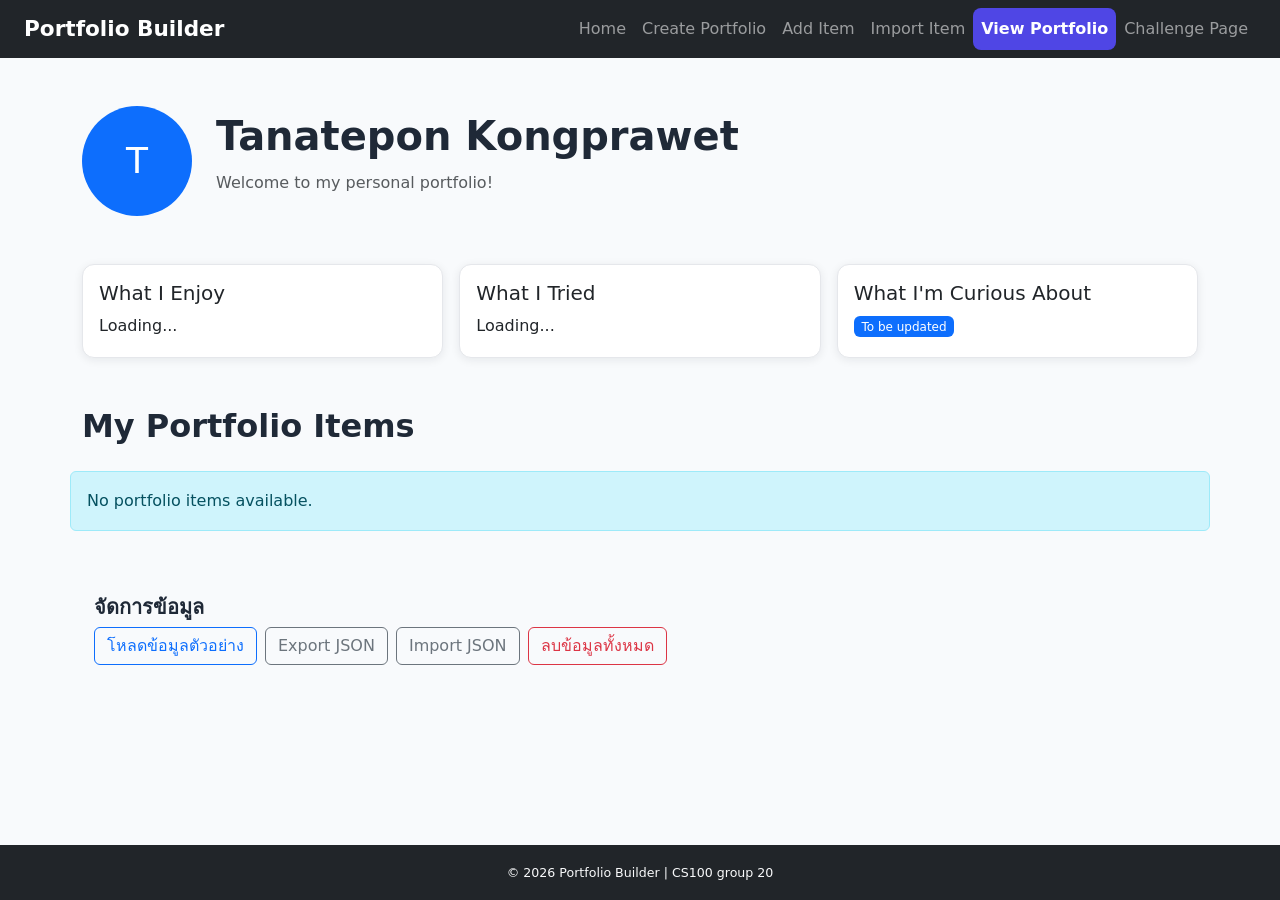
<file: portfolio.html>
<!doctype html>
<html lang="en">
  <head>
    <meta charset="UTF-8" />
    <meta name="viewport" content="width=device-width, initial-scale=1.0" />
    <title>Portfolio home page</title>
    <link
      href="https://cdn.jsdelivr.net/npm/bootstrap@5.3.8/dist/css/bootstrap.min.css"
      rel="stylesheet"
      integrity="sha384-sRIl4kxILFvY47J16cr9ZwB07vP4J8+LH7qKQnuqkuIAvNWLzeN8tE5YBujZqJLB"
      crossorigin="anonymous"
    />
    <link rel="stylesheet" href="css/style.css" />
    <script src="js/storage.js"></script>
  </head>

  <body class="d-flex flex-column min-vh-100">
    <!--NAVBAR -->
    <nav class="navbar navbar-expand-lg navbar-dark bg-dark sticky-top">
      <div class="container-fluid px-4">
        <a class="navbar-brand" href="index.html"
          ><h3><b>Portfolio Builder</b></h3></a
        >

        <button
          class="navbar-toggler"
          type="button"
          data-bs-toggle="collapse"
          data-bs-target="#mainNav"
        >
          <span class="navbar-toggler-icon"></span>
        </button>
        <div class="collapse navbar-collapse" id="mainNav">
          <ul class="navbar-nav ms-auto">
            <li class="nav-item">
              <a class="nav-link" href="index.html">Home</a>
            </li>
            <li class="nav-item">
              <a class="nav-link" href="create-portfolio.html"
                >Create Portfolio</a
              >
            </li>
            <li class="nav-item">
              <a class="nav-link" href="add-item.html">Add Item</a>
            </li>
            <li class="nav-item">
              <a class="nav-link" href="import-item.html">Import Item</a>
            </li>
            <li class="nav-item">
              <a class="nav-link active" href="portfolio.html">View Portfolio</a>
            </li>
             <li class="nav-item">
              <a class="nav-link" href="Challenge_Page.html">Challenge Page</a>
            </li>
          </ul>
        </div>
      </div>
    </nav>
    <!-- MAIN CONTENT -->
<main class="container py-5">

    <!-- PROFILE HEADER -->
<section class="mb-5">
    <div class="d-flex align-items-center gap-4">

        <div id="profile-avatar"
             class="rounded-circle bg-primary text-white d-flex align-items-center justify-content-center"
             style="width: 110px; height: 110px; font-size: 36px;">
            ?
        </div>

        <div>
            <h1 class="fw-bold" id="profile-name">Loading...</h1>
            <p class="text-muted" id="profile-welcome">
                Welcome to my personal portfolio!
            </p>
        </div>

    </div>
</section>

    <!-- INTERESTS -->
    <section class="row g-3">

    <div class="col-md-4">
        <div class="card h-100 p-3">
            <h2 class="h5">What I Enjoy</h2>
            <div id="enjoy-list">Loading...</div>
        </div>
    </div>

    <div class="col-md-4">
        <div class="card h-100 p-3">
            <h2 class="h5">What I Tried</h2>
            <div id="tried-list">Loading...</div>
        </div>
    </div>

    <div class="col-md-4">
        <div class="card h-100 p-3">
            <h2 class="h5">What I'm Curious About</h2>
            <div id="curious-list">Loading...</div>
        </div>
    </div>

</section>
    <!-- PORTFOLIO ITEMS -->
<section class="mt-5 mb-5">
    <h2 class="fw-bold mb-4">My Portfolio Items</h2>

    <div id="portfolio-items" class="row g-4">
        <!-- Items will be generated by render.js -->
    </div>
</section>
</section>

<section class="container pb-5">
    <h2 class="h5 fw-bold">จัดการข้อมูล</h2>
    <div class="d-flex flex-wrap gap-2">
        <button type="button" id="btn-load-sample" class="btn btn-outline-primary">โหลดข้อมูลตัวอย่าง</button>
        <button type="button" id="btn-export" class="btn btn-outline-secondary">Export JSON</button>
        <label for="file-import" class="btn btn-outline-secondary mb-0">Import JSON</label>
        <input type="file" id="file-import" accept=".json,application/json" class="d-none">
        <button type="button" id="btn-clear" class="btn btn-outline-danger">ลบข้อมูลทั้งหมด</button>
    </div>
    <div id="data-msg"></div>
</section>

</main>


    <!-- FOOTER -->
    <footer class="bg-dark text-light text-center py-3 mt-auto">
      <small>&copy; 2026 Portfolio Builder | CS100 group 20</small>
    </footer>

    <script
      src="https://cdn.jsdelivr.net/npm/bootstrap@5.3.8/dist/js/bootstrap.bundle.min.js"
      integrity="sha384-FKyoEForCGlyvwx9Hj09JcYn3nv7wiPVlz7YYwJrWVcXK/BmnVDxM+D2scQbITxI"
      crossorigin="anonymous"
    ></script>
    <script src="js/member-data.js"></script>
    <script src="js/render.js"></script>
    <script src="js/sample-data.js"></script>
    <script src="js/data-tools.js"></script>
  </body>
</html>
</file>
<file: css/style.css>
/* ---------- Theme variables ---------- */
:root {
  --brand: #4f46e5;
  --brand-dark: #3730a3;
  --brand-soft: #eef2ff;
  --accent: #f59e0b;
  --ink: #1f2937;
  --muted: #6b7280;
  --line: #e5e7eb;
  --surface: #ffffff;
  --page-bg: #f8fafc;
  --danger: #dc2626;
  --danger-soft: #fef2f2;
  --success: #15803d;
  --radius: 0.75rem;
  --shadow: 0 2px 10px rgba(15, 23, 42, 0.08);
  --bs-primary: var(--brand);
  --bs-link-color: var(--brand);
  --bs-link-hover-color: var(--brand-dark);
}

/* ---------- Base ---------- */
html {
  scroll-behavior: smooth;
}

body {
  background: var(--page-bg);
  color: var(--ink);
  font-family: "Noto Sans Thai", "Sarabun", system-ui, -apple-system, "Segoe UI", sans-serif;
  line-height: 1.6;
  overflow-wrap: anywhere;
}

img,
video {
  max-width: 100%;
  height: auto;
}

h1, h2, h3 {
  line-height: 1.3;
}

:focus-visible {
  outline: 3px solid var(--accent);
  outline-offset: 2px;
}

main {
  min-height: 60vh;
}

/* ---------- Navbar / Footer ---------- */
.navbar .nav-link {
  border-radius: 0.5rem;
  padding: 0.5rem 0.9rem;
}

.navbar .nav-link:hover,
.navbar .nav-link:focus {
  background: rgba(255, 255, 255, 0.12);
}

.navbar .nav-link.active {
  background: var(--brand);
  color: #fff;
  font-weight: 600;
}

.navbar-brand h3 {
  margin: 0;
  font-size: 1.35rem;
}

footer {
  font-size: 0.9rem;
}

/* ---------- Hero ---------- */
.hero {
  padding: 3rem 0;
  background: linear-gradient(135deg, var(--brand-soft), #fff);
  border-bottom: 1px solid var(--line);
}

.hero h1 {
  font-size: 2.25rem;
  font-weight: 700;
  color: var(--brand-dark);
}

/* ---------- Buttons ---------- */
.btn-brand {
  background: var(--brand);
  border: 1px solid var(--brand);
  color: #fff;
  font-weight: 600;
}

.btn-brand:hover,
.btn-brand:focus {
  background: var(--brand-dark);
  border-color: var(--brand-dark);
  color: #fff;
}

.btn-outline-brand {
  background: transparent;
  border: 1px solid var(--brand);
  color: var(--brand);
  font-weight: 600;
}

.btn-outline-brand:hover,
.btn-outline-brand:focus {
  background: var(--brand);
  color: #fff;
}

/* ---------- Cards ---------- */
.card {
  border: 1px solid var(--line);
  border-radius: var(--radius);
  box-shadow: var(--shadow);
  background: var(--surface);
}

.card-header {
  background: var(--brand-soft);
  border-bottom: 1px solid var(--line);
  font-weight: 600;
}

.form-card {
  max-width: 720px;
  margin: 1.5rem auto;
}

.form-wrap {
  max-width: 720px;
}

.portfolio-card .stat {
  color: var(--muted);
  font-size: 0.9rem;
}

.about-box {
  background: var(--brand-soft);
  border-left: 4px solid var(--brand);
  border-radius: 0 var(--radius) var(--radius) 0;
  padding: 1rem 1.25rem;
  margin-bottom: 1rem;
}

.about-box h3 {
  font-size: 1rem;
  font-weight: 700;
  color: var(--brand-dark);
  margin-bottom: 0.25rem;
}

.about-box p {
  margin-bottom: 0;
}

.avatar {
  width: 72px;
  height: 72px;
  border-radius: 50%;
  background: var(--brand);
  color: #fff;
  display: inline-flex;
  align-items: center;
  justify-content: center;
  font-size: 2rem;
  font-weight: 700;
  flex-shrink: 0;
}

/* ---------- Portfolio Item card ---------- */
.item-card {
  margin-bottom: 1.25rem;
}

.item-card .item-meta {
  color: var(--muted);
  font-size: 0.9rem;
}

.item-card details {
  background: var(--page-bg);
  border: 1px solid var(--line);
  border-radius: 0.5rem;
  padding: 0.5rem 0.9rem;
  margin-top: 0.75rem;
}

.item-card summary {
  cursor: pointer;
  font-weight: 600;
  color: var(--brand-dark);
}

.item-card dt {
  font-weight: 600;
  color: var(--brand-dark);
  margin-top: 0.5rem;
}

.item-card dd {
  margin-bottom: 0;
}

.evidence-list {
  padding-left: 1.2rem;
  margin-bottom: 0;
}

.evidence-invalid {
  color: var(--danger);
  text-decoration: line-through;
}

/* ---------- Badge ---------- */
.badge {
  font-weight: 500;
}

.badge-skill {
  background: var(--brand-soft);
  color: var(--brand-dark);
  border: 1px solid #c7d2fe;
  border-radius: 999px;
  padding: 0.35em 0.75em;
  margin: 0 0.25rem 0.25rem 0;
  display: inline-block;
}

.badge-type {
  background: var(--accent);
  color: #1f2937;
  border-radius: 999px;
  padding: 0.35em 0.75em;
}

/* ---------- Forms ---------- */
.form-label {
  font-weight: 600;
}

.req,
.form-label.required::after {
  color: var(--danger);
}

.form-label.required::after {
  content: " *";
}

.form-control:focus,
.form-select:focus {
  border-color: var(--brand);
  box-shadow: 0 0 0 0.2rem rgba(79, 70, 229, 0.2);
}

fieldset {
  border: 1px solid var(--line);
  border-radius: var(--radius);
  padding: 1rem 1.25rem 0.5rem;
  margin-bottom: 1.5rem;
  background: var(--surface);
  min-width: 0;
}

legend {
  float: none;
  width: auto;
  padding: 0 0.5rem;
  font-size: 1.1rem;
  font-weight: 700;
  color: var(--brand-dark);
}

.form-text {
  color: var(--muted);
}

.privacy-note {
  background: #fffbeb;
  border: 1px solid #fcd34d;
  border-radius: 0.5rem;
  padding: 0.6rem 0.9rem;
  font-size: 0.9rem;
}

.tips-box,
.preview-box {
  background: var(--surface);
  border: 1px solid var(--line);
  border-radius: var(--radius);
  padding: 1rem 1.25rem;
}

/* ---------- Validation (js/validation.js — Issue #20) ---------- */
.form-control.is-invalid,
.form-select.is-invalid {
  border-color: var(--danger);
  background-color: var(--danger-soft);
}

.field-error {
  color: var(--danger);
  font-size: 0.875rem;
  margin-top: 0.25rem;
  display: block;
}

.field-error:empty {
  display: none;
}

.error-summary {
  background: var(--danger-soft);
  border: 1px solid #fecaca;
  border-left: 4px solid var(--danger);
  color: #7f1d1d;
  border-radius: 0.5rem;
  padding: 0.75rem 1rem;
  margin-bottom: 1rem;
}

.error-summary ul {
  margin: 0.25rem 0 0;
  padding-left: 1.2rem;
}

.success-note {
  background: #f0fdf4;
  border: 1px solid #bbf7d0;
  color: var(--success);
  border-radius: 0.5rem;
  padding: 0.6rem 1rem;
}

/* ---------- Empty state / switcher ---------- */
.empty-state {
  text-align: center;
  padding: 2.5rem 1rem;
  color: var(--muted);
  border: 2px dashed var(--line);
  border-radius: var(--radius);
  background: var(--surface);
}

.portfolio-switcher .nav-link {
  color: var(--brand-dark);
}

.portfolio-switcher .nav-link.active {
  background: var(--brand);
  color: #fff;
}

/* ---------- Responsive ---------- */
@media (min-width: 992px) {
  .preview-box,
  .tips-box {
    position: sticky;
    top: 1rem;
  }
}

@media (max-width: 767.98px) {
  .hero {
    padding: 2rem 0;
  }

  .hero h1 {
    font-size: 1.6rem;
  }

  main.container,
  .container {
    padding-left: 1rem;
    padding-right: 1rem;
  }

  fieldset {
    padding: 0.75rem 0.85rem 0.25rem;
  }

  .form-actions .btn,
  .hero .btn {
    width: 100%;
    margin-right: 0 !important;
    margin-bottom: 0.5rem;
  }

  .hero .btn + .btn {
    margin-top: 0.5rem !important;
  }

  .form-control,
  .form-select,
  .btn {
    min-height: 44px;
  }

  textarea.form-control {
    min-height: 96px;
  }

  .item-card .card-body {
    padding: 1rem;
  }
}

@media (max-width: 767.98px) {
  input,
  select,
  textarea {
    font-size: 16px;
  }
}

/* ---------- Print / reduced motion ---------- */
@media (prefers-reduced-motion: reduce) {
  html {
    scroll-behavior: auto;
  }
}
</file>
